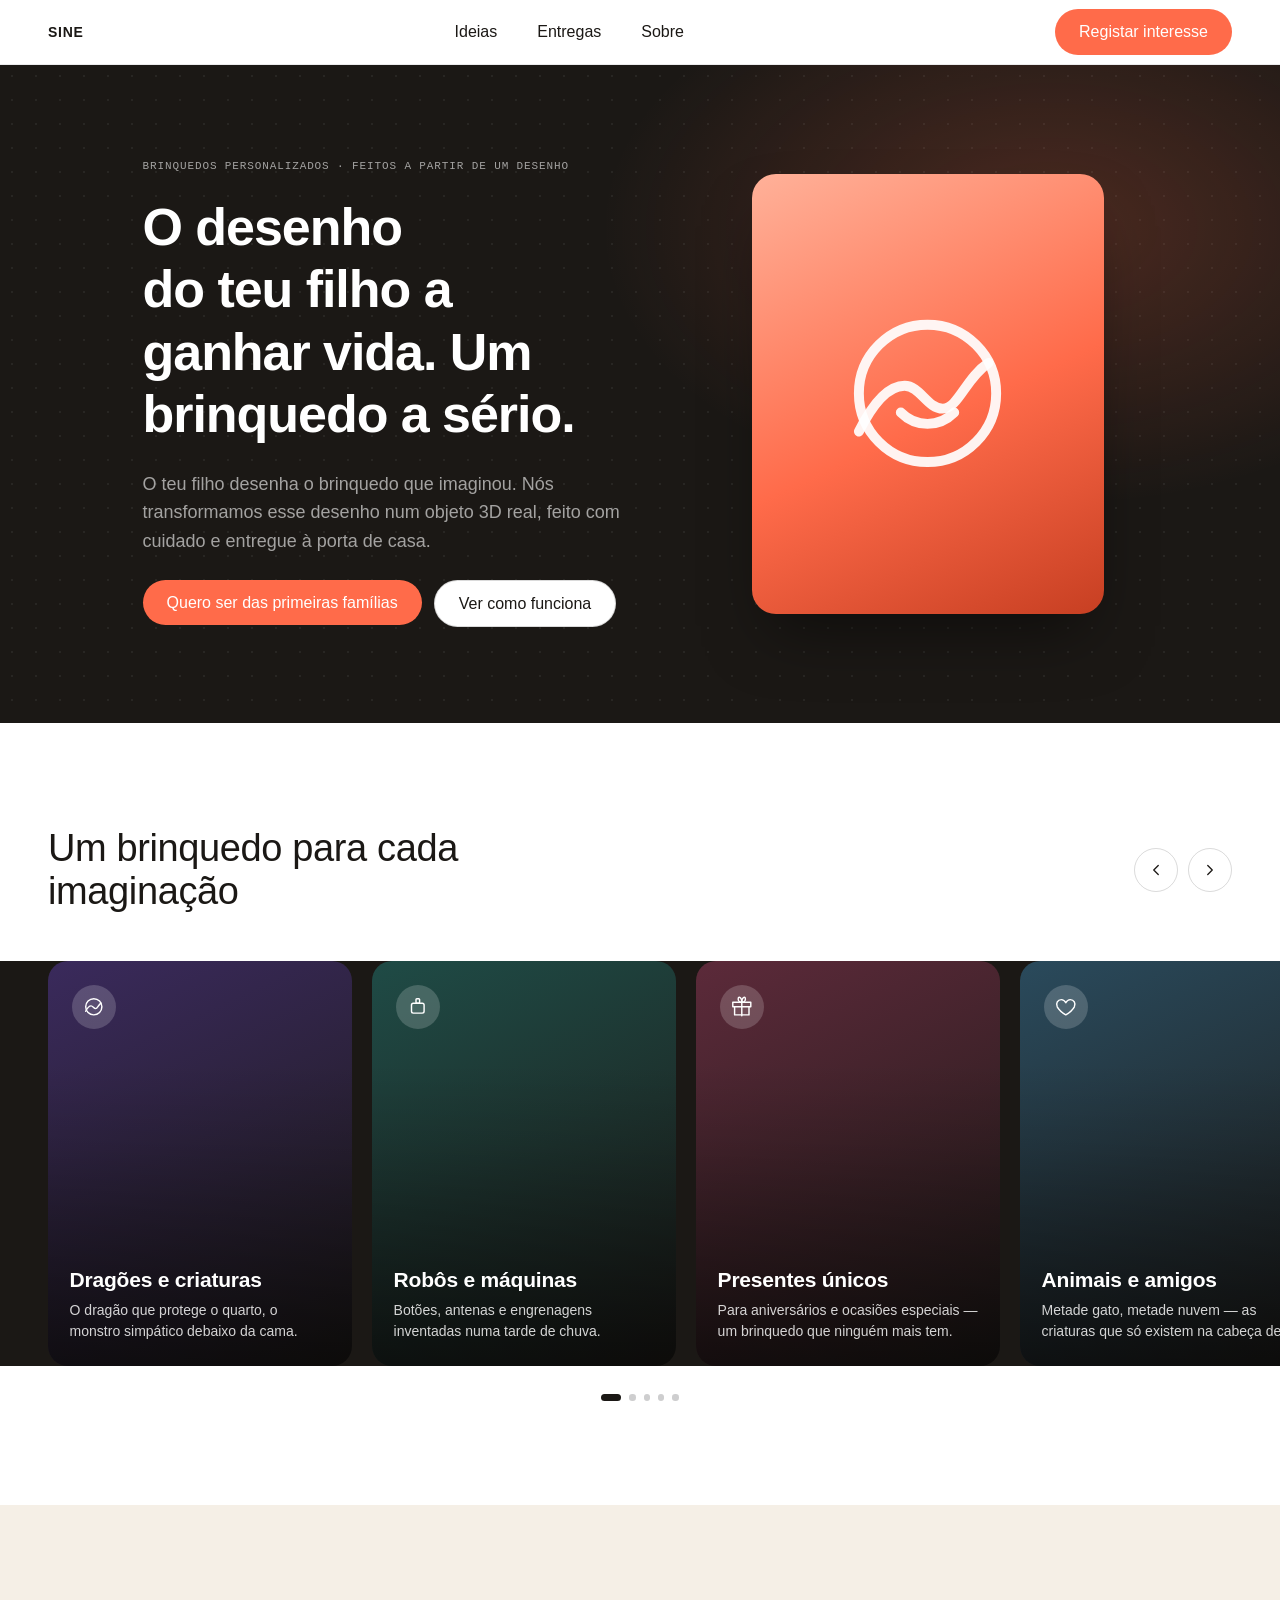
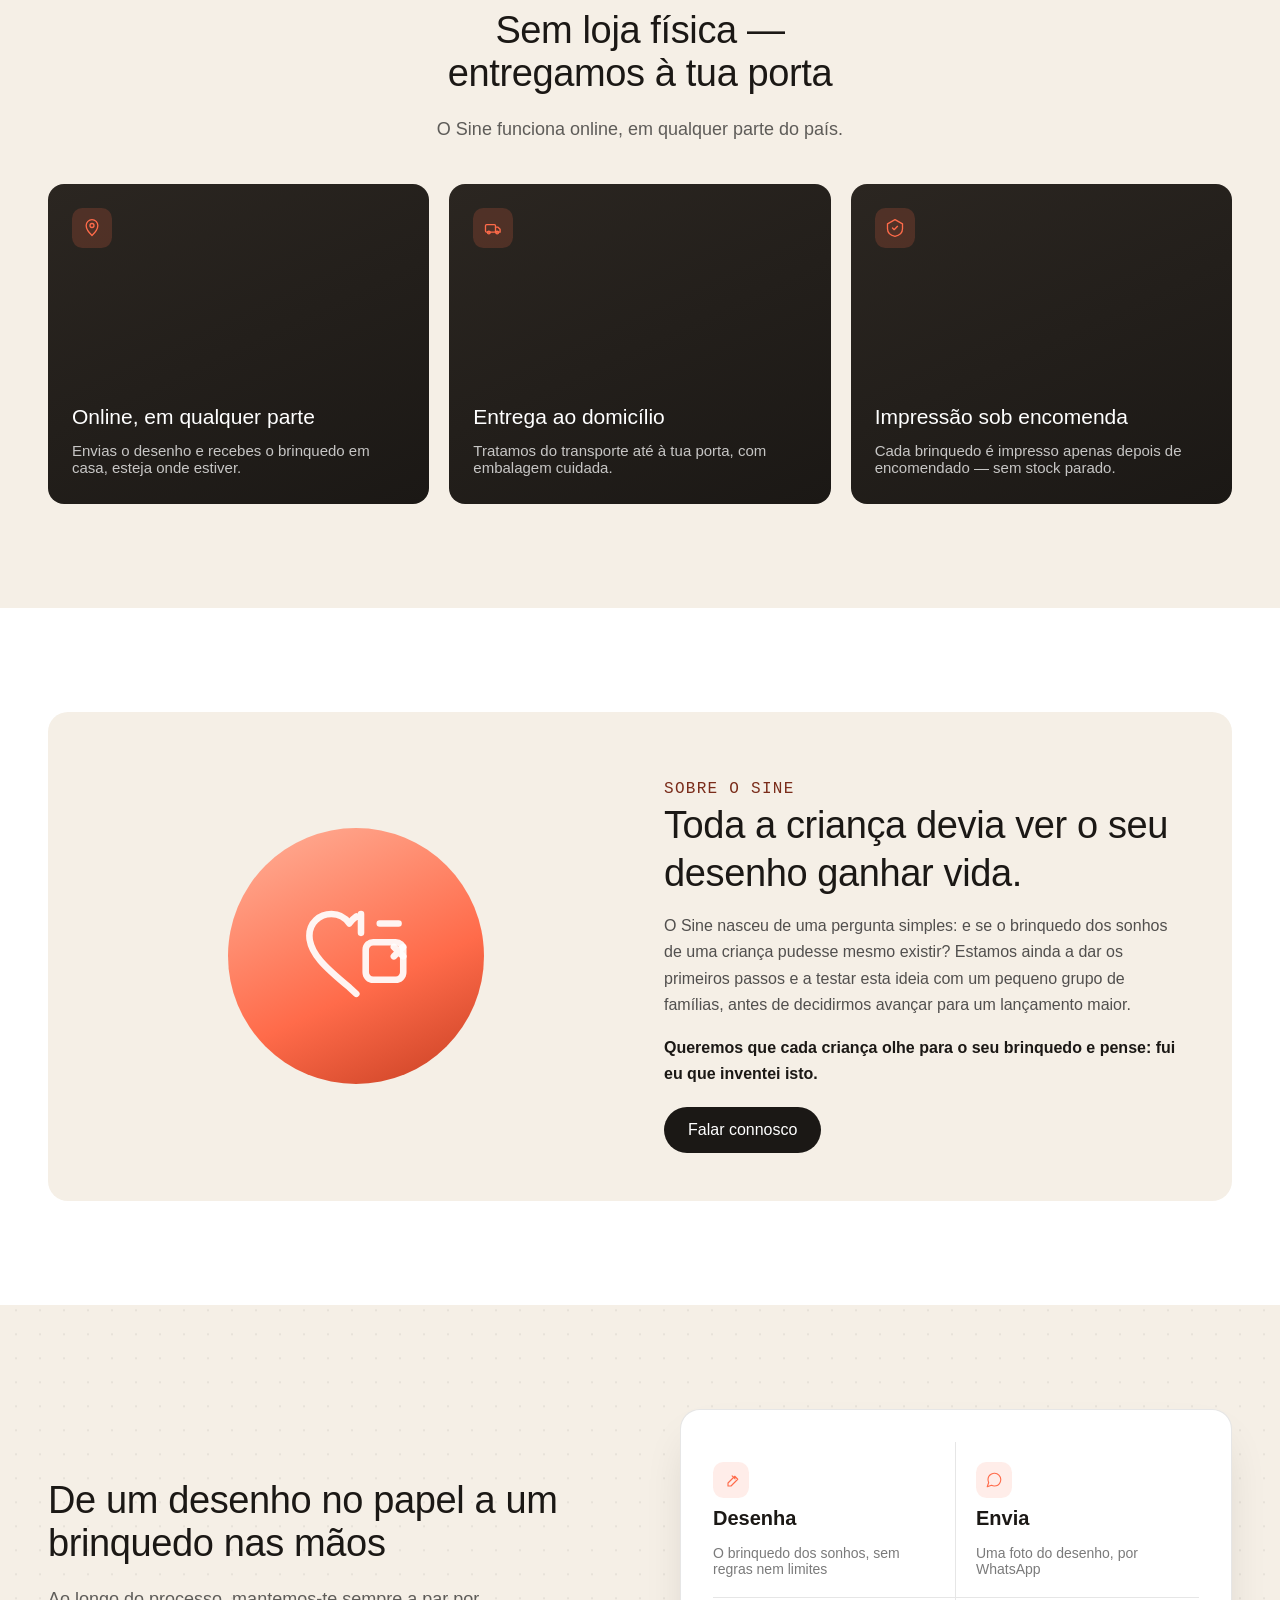
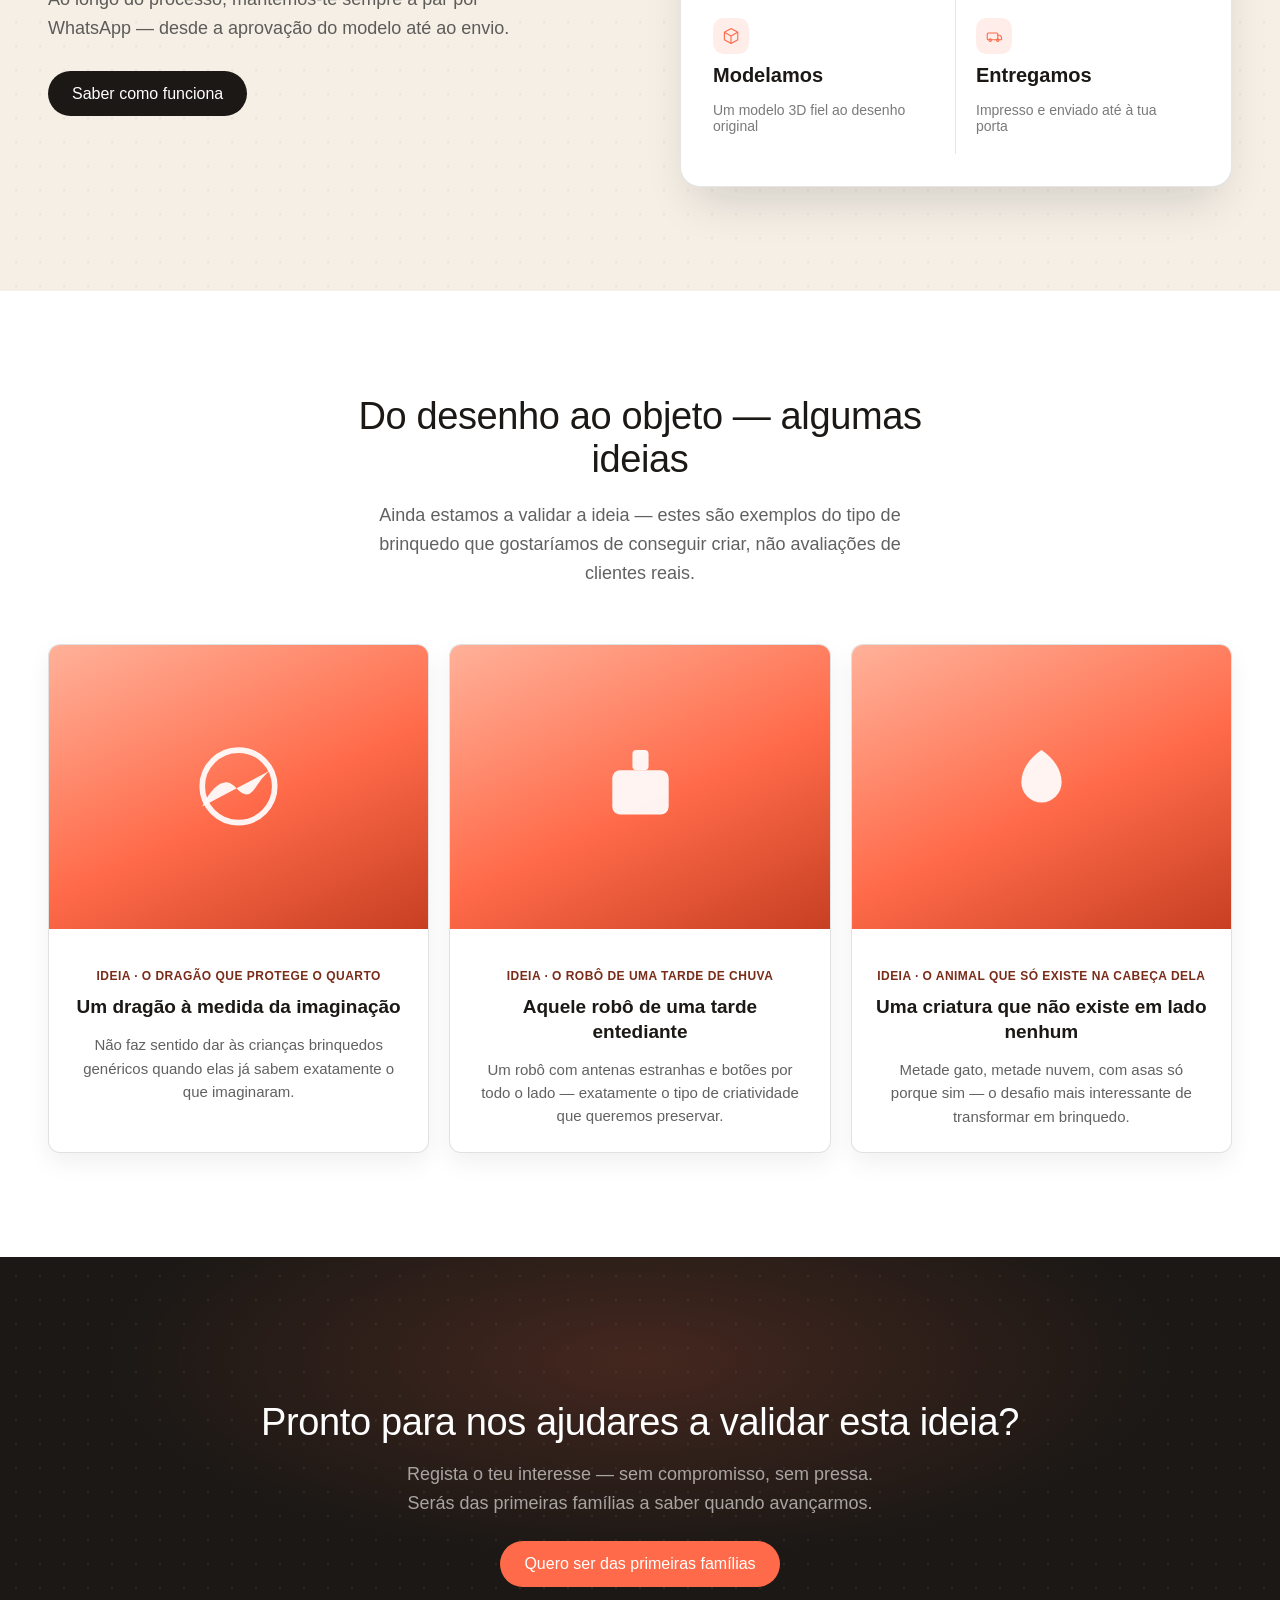
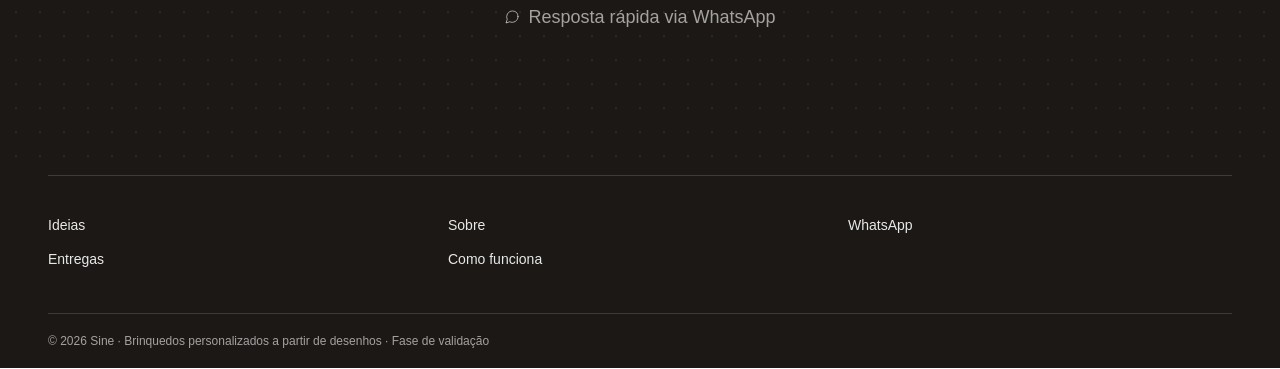
<file: sine/index.html>
<!DOCTYPE html>
<html lang="pt-PT">
<head>
<meta charset="UTF-8">
<meta name="viewport" content="width=device-width, initial-scale=1.0">
<title>Sine | O desenho do teu filho, transformado num brinquedo real</title>
<link rel="icon" href="data:image/svg+xml,%3Csvg xmlns='http://www.w3.org/2000/svg' viewBox='0 0 100 100'%3E%3Crect width='100' height='100' rx='20' fill='%231D1D1D'/%3E%3Ctext x='50' y='68' font-size='58' font-family='Arial,sans-serif' font-weight='700' fill='%23fff' text-anchor='middle'%3ES%3C/text%3E%3C/svg%3E">
<meta name="description" content="O Sine transforma o desenho do teu filho num brinquedo 3D real, impresso e entregue em casa. Ainda em fase de validação — regista o teu interesse.">
<meta name="robots" content="index, follow">
<meta property="og:type" content="website">
<meta property="og:locale" content="pt_PT">
<meta property="og:title" content="Sine | O desenho do teu filho, transformado num brinquedo real">
<meta property="og:description" content="Da imaginação ao objeto: brinquedos 3D personalizados a partir do desenho da tua criança.">
<script type="application/ld+json">
{
  "@context": "https://schema.org",
  "@type": "Service",
  "name": "Sine — Brinquedos personalizados a partir de desenhos",
  "description": "Transformamos o desenho de uma criança num brinquedo 3D real, impresso e entregue em casa.",
  "areaServed": "Portugal",
  "provider": { "@type": "Organization", "name": "Sine" }
}
</script>
<style>
  :root{
    --dark:#1B1815; --primary-1:#211d19; --primary-2:#2b2621;
    --white:#ffffff; --contrast-60:rgba(255,255,255,.6); --contrast-15:rgba(255,255,255,.15);
    --accent:#FF6B4A; --accent-ink:#7a2c1a; --tint:#F5EFE6;
    --ease:cubic-bezier(0.22,1,0.36,1);
    --section-x:1.25rem; --wrap-max:1400px;
  }
  @media (min-width:1024px){ :root{ --section-x:3rem; } }
  *,*::before,*::after{ box-sizing:border-box; }
  html,body{ margin:0; padding:0; background:var(--white); }
  body{ font-family:-apple-system,"Helvetica Neue",Arial,sans-serif; color:var(--dark); }
  a{ color:inherit; text-decoration:none; }
  button{ font:inherit; color:inherit; background:none; border:0; cursor:pointer; }
  .wrap{ max-width:var(--wrap-max); margin:0 auto; padding:0 var(--section-x); }
  .pill{ display:inline-flex; align-items:center; gap:.5rem; font-weight:500; font-size:16px; padding:.85rem 1.5rem; border-radius:999px; background:var(--accent); color:var(--white); transition:background .4s var(--ease); white-space:nowrap; }
  @media (hover:hover){ .pill:hover{ background:#e85a3b; } }
  .pill-dark{ background:var(--dark); color:var(--white); }
  @media (hover:hover){ .pill-dark:hover{ background:#000; } }
  .pill-ghost{ background:var(--white); color:var(--dark); border:1px solid rgba(12,12,13,.15); }
  @media (hover:hover){ .pill-ghost:hover{ background:rgba(12,12,13,.05); } }

  /* NAV — fixed (not sticky) so it's always pinned regardless of mobile
     scroll-restore quirks; see reference notes. */
  .nav{ position:fixed; top:0; left:0; right:0; z-index:40; background:var(--white); color:var(--dark); border-bottom:1px solid rgba(12,12,13,.08); }
  .nav-row{ position:relative; z-index:2; display:flex; align-items:center; justify-content:space-between; height:4rem; gap:.75rem; background:inherit; }
  @media (min-width:1024px){ .nav-row{ display:grid; grid-template-columns:auto 2fr auto; gap:1rem; } }
  .nav-logo{ font-weight:700; font-size:14px; letter-spacing:.05em; text-transform:uppercase; white-space:nowrap; flex:none; }
  .nav-links{ display:none; gap:2.5rem; font-size:16px; font-weight:500; justify-self:center; }
  @media (min-width:1024px){ .nav-links{ display:flex; } }
  .nav-right{ display:flex; align-items:center; gap:.5rem; justify-self:end; flex:none; }
  .nav-right .pill{ font-size:14px; padding:.65rem 1.15rem; }
  @media (min-width:1024px){ .nav-right .pill{ font-size:16px; padding:.85rem 1.5rem; } }

  .nav-toggle{ display:inline-flex; align-items:center; justify-content:center; width:2.5rem; height:2.5rem; border-radius:.6rem; border:none; background:none; color:var(--dark); cursor:pointer; flex:none; }
  @media (min-width:1024px){ .nav-toggle{ display:none; } }
  .nav-toggle svg{ width:20px; height:20px; }
  .nav-toggle .icon-close{ display:none; }
  .nav-toggle.is-open .icon-menu{ display:none; }
  .nav-toggle.is-open .icon-close{ display:block; }
  .mobile-menu{ display:none; position:fixed; inset:0; z-index:1; background:var(--white); flex-direction:column; padding:6rem var(--section-x) 2rem; overflow-y:auto; }
  .mobile-menu.is-open{ display:flex; }
  @media (min-width:1024px){ .mobile-menu{ display:none !important; } }
  .mobile-menu a{ padding:1.15rem .25rem; font-size:20px; font-weight:500; color:var(--dark); border-bottom:1px solid rgba(12,12,13,.08); }
  .mobile-menu a:last-child{ border-bottom:none; }
  body.menu-open{ overflow:hidden; }

  /* HERO — no real product photo yet, so the hero is deliberately
     content-driven height (not a forced 100vh) instead of faking the gap
     a real photo would fill. Swap to a full-bleed photo hero (see
     .hero{min-height} note) once real product photography exists. */
  .hero-wrap{ padding:0; margin-top:4rem; }
  .hero{
    position:relative; overflow:hidden;
    background:var(--dark); color:var(--white);
    display:flex; flex-direction:column; justify-content:center;
    padding:4.5rem 0;
  }
  @media (min-width:1024px){ .hero{ padding:6rem 0; } }
  .hero::before{
    content:''; position:absolute; inset:0; z-index:0; pointer-events:none;
    background-image: radial-gradient(50% 60% at 82% 25%, rgba(255,107,74,.22), transparent 70%),
      radial-gradient(rgba(255,255,255,.06) 1px, transparent 1px);
    background-size: 100% 100%, 24px 24px;
  }
  .hero-body{ position:relative; z-index:1; }
  .hero-layout{ display:grid; grid-template-columns:1fr; gap:2.5rem; align-items:center; }
  @media (min-width:1024px){ .hero-layout{ grid-template-columns:1.1fr .9fr; gap:4rem; } }
  .hero-main{ display:flex; flex-direction:column; align-items:center; gap:1.5rem; max-width:32rem; text-align:center; }
  @media (min-width:1024px){ .hero-main{ align-items:flex-start; text-align:left; } }
  .hero-main h1{ margin:0; font-size:32px; font-weight:600; letter-spacing:-.02em; line-height:1.2; text-wrap:balance; }
  @media (min-width:768px){ .hero-main h1{ font-size:52px; } }
  .hero-main p.lede{ margin:0; font-size:18px; line-height:1.6; color:var(--contrast-60); max-width:34rem; }
  .hero-actions{ display:flex; flex-wrap:wrap; gap:.75rem; justify-content:center; }
  @media (min-width:1024px){ .hero-actions{ justify-content:flex-start; } }
  /* Illustration panel stands in for a real product photo — a contained,
     intentional graphic (not stretched to fake viewport height). */
  .hero-art{ display:flex; align-items:center; justify-content:center; }
  .hero-art-card{
    position:relative; width:100%; max-width:22rem; aspect-ratio:4/5;
    border-radius:1.5rem; overflow:hidden;
    background:linear-gradient(155deg, #ffb199 0%, #ff6b4a 55%, #c73f22 100%);
    display:flex; align-items:center; justify-content:center;
    box-shadow:0 32px 64px -20px rgba(0,0,0,.5);
  }
  .hero-art-card svg{ width:52%; height:52%; color:rgba(255,255,255,.92); }

  .hero-main .eyebrow, .hero-main h1, .hero-main p.lede, .hero-main .hero-actions{
    opacity:0; transform:translateY(16px);
    transition:opacity .6s var(--ease), transform .9s var(--ease);
  }
  .hero-main .eyebrow{ margin:0; transition-delay:0ms; }
  .hero-main h1{ transition-delay:150ms; }
  .hero-main p.lede{ transition-delay:220ms; }
  .hero-main .hero-actions{ transition-delay:300ms; }
  .hero.is-revealed .hero-main .eyebrow,
  .hero.is-revealed .hero-main h1,
  .hero.is-revealed .hero-main p.lede,
  .hero.is-revealed .hero-main .hero-actions{ opacity:1; transform:translateY(0); }
  @media (prefers-reduced-motion: reduce){
    .hero-main .eyebrow, .hero-main h1, .hero-main p.lede, .hero-main .hero-actions{ transition:none !important; opacity:1 !important; transform:none !important; }
  }

  /* SECTION HEADER */
  .sec{ padding:3.5rem 0; scroll-margin-top:4rem; }
  @media (min-width:1024px){ .sec{ padding:6.5rem 0; } }
  .sec.dark{ background:var(--dark); color:var(--white); }
  .sec.tint{ background:var(--tint); }
  .sec-head{ display:flex; align-items:flex-end; justify-content:space-between; gap:1rem; margin-bottom:1.5rem; }
  @media (min-width:1024px){ .sec-head{ margin-bottom:2.5rem; } }
  .sec-head h2{ margin:0; font-size:26px; font-weight:500; letter-spacing:-.01em; max-width:22ch; }
  @media (min-width:768px){ .sec-head h2{ font-size:38px; } }
  .sec-head p{ margin:1.25rem 0 0; font-size:18px; line-height:1.6; color:rgba(12,12,13,.65); max-width:34rem; }
  .sec.dark .sec-head p{ color:var(--contrast-60); }
  .sec-head.centered{ flex-direction:column; align-items:center; text-align:center; max-width:38rem; margin-left:auto; margin-right:auto; }
  .sec-head.centered p{ margin-left:auto; margin-right:auto; }
  .eyebrow{ font-family:ui-monospace,monospace; font-size:11px; text-transform:uppercase; letter-spacing:.08em; color:var(--contrast-60); margin:0 0 1rem; }
  .sec:not(.dark) .eyebrow{ color:var(--accent-ink); }

  /* IDEIAS — horizontal snap-scroll card carousel (technique from the
     reference site's Objetivos carousel), colour+icon cards instead of
     photo cards since no real product photography exists yet. */
  #ideias .sec-head{ align-items:center; }
  .ideias-nav{ display:none; gap:.6rem; flex:none; }
  @media (min-width:640px){ .ideias-nav{ display:flex; } }
  .ideias-arrow{ display:flex; align-items:center; justify-content:center; width:2.75rem; height:2.75rem; border-radius:50%; border:1px solid rgba(12,12,13,.15); color:var(--dark); transition:background .3s var(--ease), border-color .3s var(--ease); }
  .ideias-arrow svg{ width:18px; height:18px; }
  @media (hover:hover){ .ideias-arrow:hover{ background:rgba(12,12,13,.05); border-color:rgba(12,12,13,.3); } }
  .ideias-cards-outer{ margin-top:2.5rem; width:100%; overflow-x:auto; overflow-y:hidden; -webkit-overflow-scrolling:touch; scrollbar-width:none; touch-action:pan-x; overscroll-behavior-x:contain; }
  .ideias-cards-outer::-webkit-scrollbar{ display:none; }
  @media (min-width:1024px){ .ideias-cards-outer{ margin-top:3rem; } }
  .ideias-cards{ display:flex; gap:1.25rem; scroll-snap-type:x mandatory; padding-left:calc(max(0px, (100vw - var(--wrap-max)) / 2) + var(--section-x)); padding-right:var(--section-x); width:max-content; }
  .ideia-card{ position:relative; flex:0 0 auto; width:15.5rem; aspect-ratio:3/4; scroll-snap-align:start; border-radius:1.25rem; overflow:hidden; color:var(--white); display:flex; align-items:flex-end; }
  @media (min-width:640px){ .ideia-card{ width:19rem; } }
  .ideia-card-icon{ position:absolute; top:1.5rem; left:1.5rem; z-index:1; width:2.75rem; height:2.75rem; border-radius:50%; background:rgba(255,255,255,.18); display:flex; align-items:center; justify-content:center; }
  .ideia-card-icon svg{ width:1.35rem; height:1.35rem; }
  .ideia-card::after{ content:''; position:absolute; inset:0; z-index:0; background:linear-gradient(to top, rgba(0,0,0,.55) 0%, rgba(0,0,0,.1) 55%, rgba(0,0,0,0) 75%); }
  .ideia-card-body{ position:relative; z-index:1; padding:1.5rem 1.35rem; }
  .ideia-card-body h3{ margin:0 0 .5rem; font-size:21px; font-weight:600; letter-spacing:-.01em; }
  .ideia-card-body p{ margin:0; font-size:14px; line-height:1.5; color:rgba(255,255,255,.82); }
  .ideias-dots{ display:flex; justify-content:center; gap:.5rem; margin-top:1.75rem; }
  .ideia-dot{ width:.4rem; height:.4rem; border-radius:50%; background:rgba(12,12,13,.2); transition:background .3s var(--ease), width .3s var(--ease); }
  .ideia-dot.is-active{ background:var(--dark); width:1.25rem; border-radius:999px; }

  /* ENTREGAS — 3-card grid, same full-bleed-tile technique as the
     reference's location cards, icon-on-tint instead of a location photo. */
  .entregas-cards{ display:grid; grid-template-columns:1fr; gap:1.25rem; }
  @media (min-width:640px){ .entregas-cards{ grid-template-columns:repeat(3,1fr); } }
  .entrega-card{ position:relative; display:flex; flex-direction:column; justify-content:flex-end; gap:.4rem; border-radius:1rem; padding:1.75rem 1.5rem; aspect-ratio:4/3.2; color:var(--white); background:linear-gradient(155deg,#2b2621 0%, #1B1815 100%); transition:transform .4s var(--ease); }
  @media (min-width:1024px){ .entrega-card{ aspect-ratio:auto; min-height:20rem; } }
  @media (hover:hover){ .entrega-card:hover{ transform:translateY(-4px); } }
  .entrega-card-icon{ position:absolute; top:1.5rem; left:1.5rem; width:2.5rem; height:2.5rem; border-radius:.65rem; background:rgba(255,107,74,.18); display:flex; align-items:center; justify-content:center; }
  .entrega-card-icon svg{ width:1.25rem; height:1.25rem; color:var(--accent); }
  .entrega-card h3{ margin:0 0 .4rem; font-size:21px; font-weight:500; }
  .entrega-card p{ margin:0; font-size:15px; color:rgba(255,255,255,.75); }

  /* SOBRE — two-column text+illustration teaser, standing in for the
     reference's photo+dark-panel card since there's no founder photo. */
  .sobre-card{ display:grid; grid-template-columns:1fr; gap:2rem; align-items:center; border-radius:1.25rem; background:var(--tint); padding:2rem; }
  @media (min-width:1024px){ .sobre-card{ grid-template-columns:1fr 1fr; padding:3rem; gap:3rem; } }
  .sobre-art{ display:flex; align-items:center; justify-content:center; }
  .sobre-art-shape{ width:100%; max-width:16rem; aspect-ratio:1; border-radius:50%; background:linear-gradient(155deg,#ffb199 0%, #ff6b4a 60%, #c73f22 100%); display:flex; align-items:center; justify-content:center; }
  .sobre-art-shape svg{ width:44%; height:44%; color:rgba(255,255,255,.92); }
  .sobre-text h2{ margin:0; font-size:28px; font-weight:500; letter-spacing:-.01em; line-height:1.25; }
  @media (min-width:768px){ .sobre-text h2{ font-size:38px; } }
  .sobre-text p{ margin:1rem 0 0; font-size:16px; line-height:1.65; color:rgba(12,12,13,.7); }
  .sobre-text p strong{ color:var(--dark); font-weight:600; }
  .sobre-cta{ margin-top:1.25rem; }

  /* PROCESSO — bordered white card + icon grid (reference's "metrics"
     pattern), light tint background. */
  .sec.processo{ position:relative; overflow:hidden; background:var(--tint); color:var(--dark); }
  .sec.processo::before{ content:''; position:absolute; inset:0; z-index:0; pointer-events:none; background-image: radial-gradient(rgba(12,12,13,.06) 1px, transparent 1px); background-size: 24px 24px; background-position: center; }
  .processo-layout{ position:relative; z-index:1; display:grid; grid-template-columns:1fr; gap:2.5rem; align-items:center; }
  @media (min-width:1024px){ .processo-layout{ grid-template-columns:1fr 1fr; gap:5rem; } }
  .processo-intro h2{ margin:0; font-size:26px; font-weight:500; letter-spacing:-.01em; }
  @media (min-width:768px){ .processo-intro h2{ font-size:38px; } }
  .processo-intro p{ margin:1.25rem 0 0; font-size:18px; line-height:1.6; color:rgba(12,12,13,.65); max-width:32rem; }
  .processo-intro .pill{ margin-top:1.75rem; }
  .processo-card{ background:var(--white); color:var(--dark); border:1px solid rgba(12,12,13,.1); border-radius:1rem; padding:1.25rem; box-shadow:0 24px 48px -14px rgba(12,12,13,.16); }
  @media (min-width:640px){ .processo-card{ border-radius:1.25rem; padding:2rem; } }
  .processo-grid{ display:grid; grid-template-columns:1fr 1fr; }
  .processo-item{ display:flex; flex-direction:column; gap:.4rem; padding:.85rem .85rem .85rem 0; }
  @media (min-width:640px){ .processo-item{ gap:.6rem; padding:1.25rem 1.25rem 1.25rem 0; } }
  .processo-item:nth-child(odd){ border-right:1px solid rgba(12,12,13,.1); padding-right:.85rem; }
  @media (min-width:640px){ .processo-item:nth-child(odd){ padding-right:1.25rem; } }
  .processo-item:nth-child(even){ padding-left:.85rem; }
  @media (min-width:640px){ .processo-item:nth-child(even){ padding-left:1.25rem; } }
  .processo-item:nth-child(n+3){ border-top:1px solid rgba(12,12,13,.1); padding-top:.85rem; }
  @media (min-width:640px){ .processo-item:nth-child(n+3){ padding-top:1.25rem; } }
  .processo-icon{ display:flex; align-items:center; justify-content:center; width:1.75rem; height:1.75rem; border-radius:.5rem; background:rgba(255,107,74,.12); opacity:0; transform:scale(.5); transition:opacity .5s var(--ease), transform .5s var(--ease); }
  .processo-card.is-in .processo-icon{ opacity:1; transform:scale(1); }
  .processo-card.is-in .processo-item:nth-child(2) .processo-icon{ transition-delay:80ms; }
  .processo-card.is-in .processo-item:nth-child(3) .processo-icon{ transition-delay:160ms; }
  .processo-card.is-in .processo-item:nth-child(4) .processo-icon{ transition-delay:240ms; }
  @media (prefers-reduced-motion: reduce){ .processo-icon{ transition:none !important; opacity:1 !important; transform:none !important; } }
  @media (min-width:640px){ .processo-icon{ width:2.25rem; height:2.25rem; border-radius:.65rem; } }
  .processo-icon svg{ width:14px; height:14px; color:var(--accent); }
  @media (min-width:640px){ .processo-icon svg{ width:18px; height:18px; } }
  .processo-item h3{ margin:0; font-size:16px; font-weight:600; }
  @media (min-width:640px){ .processo-item h3{ font-size:20px; } }
  .processo-item p{ margin:.35rem 0 0; font-size:14px; color:rgba(12,12,13,.55); }

  /* INSPIRAÇÃO — concept/idea cards, deliberately NOT framed as real
     customer testimonials (no real customers yet — see README). */
  .insp-intro{ display:flex; flex-direction:column; align-items:center; text-align:center; max-width:36rem; margin:0 auto; }
  .insp-intro h2{ margin:0; font-size:26px; font-weight:500; letter-spacing:-.01em; }
  @media (min-width:768px){ .insp-intro h2{ font-size:38px; } }
  .insp-intro p{ margin:1.25rem 0 0; font-size:18px; line-height:1.6; color:rgba(12,12,13,.65); }
  .insp-grid{ display:grid; grid-template-columns:1fr; gap:1.25rem; margin-top:3.5rem; }
  @media (min-width:640px){ .insp-grid{ grid-template-columns:repeat(3,1fr); } }
  .insp-card{ position:relative; text-align:center; background:var(--white); border:1px solid rgba(12,12,13,.12); border-radius:.75rem; box-shadow:0 10px 24px rgba(12,12,13,.06); overflow:hidden; padding:0; }
  .insp-card-art{ display:flex; align-items:center; justify-content:center; width:100%; aspect-ratio:4/3; background:linear-gradient(155deg,#ffb199 0%, #ff6b4a 55%, #c73f22 100%); }
  .insp-card-art svg{ width:34%; height:34%; color:rgba(255,255,255,.92); }
  .insp-card-body{ padding:1.75rem 1.5rem 1.5rem; }
  .insp-card-tag{ font-size:12px; font-weight:600; letter-spacing:.04em; text-transform:uppercase; color:var(--accent-ink); }
  .insp-card-highlight{ margin:.6rem 0 0; font-size:19px; font-weight:700; line-height:1.3; color:var(--dark); }
  .insp-card-quote{ margin:.85rem 0 0; font-size:15px; line-height:1.55; color:rgba(12,12,13,.65); }

  /* FINAL CTA */
  #comecar{ position:relative; overflow:hidden; }
  #comecar::before{ content:''; position:absolute; inset:0; z-index:0; pointer-events:none; background-image: radial-gradient(60% 55% at 50% 20%, rgba(255,107,74,.18), transparent 70%), radial-gradient(rgba(255,255,255,.07) 1px, transparent 1px); background-size: 100% 100%, 24px 24px; background-position: center, center; }
  .cta-final{ position:relative; z-index:1; display:flex; flex-direction:column; align-items:center; gap:1rem; text-align:center; padding:2.5rem 0; }
  .cta-final h2{ margin:0; font-size:26px; font-weight:500; letter-spacing:-.01em; }
  @media (min-width:768px){ .cta-final h2{ font-size:38px; } }
  .cta-final p{ margin:0; font-size:18px; line-height:1.6; color:var(--contrast-60); max-width:32rem; }
  .cta-final .pill{ margin-top:.5rem; }
  .cta-final-note{ display:flex; align-items:center; gap:.5rem; margin-top:.25rem; font-size:13px; color:var(--contrast-60); }
  .cta-final-note svg{ width:16px; height:16px; flex:none; color:var(--contrast-60); }

  /* FOOTER */
  .footer{ background:var(--dark); color:var(--white); }
  .footer-links{ column-count:2; column-gap:1rem; list-style:none; margin:0; padding:2.5rem 0; border-top:1px solid var(--contrast-15); }
  @media (min-width:768px){ .footer-links{ column-count:3; } }
  .footer-links li{ break-inside:avoid; margin-bottom:1rem; }
  .footer-links a{ font-weight:500; font-size:14px; opacity:.9; }
  .footer-links a:hover{ opacity:.5; }
  .footer-bottom{ border-top:1px solid var(--contrast-15); padding:1.25rem 0; font-size:12px; color:var(--contrast-60); }

  .nav.is-scrolled{ box-shadow:0 1px 0 rgba(12,12,13,.08); }

  .reveal{ opacity:0; transform:translateY(20px); transition:opacity .6s var(--ease), transform .9s var(--ease); }
  .reveal.is-in{ opacity:1; transform:translateY(0); }
  .ideias-cards .reveal:nth-child(2){ transition-delay:80ms; }
  .ideias-cards .reveal:nth-child(3){ transition-delay:160ms; }
  .ideias-cards .reveal:nth-child(4){ transition-delay:240ms; }
  .ideias-cards .reveal:nth-child(5){ transition-delay:320ms; }
  .entregas-cards .reveal:nth-child(2){ transition-delay:80ms; }
  .entregas-cards .reveal:nth-child(3){ transition-delay:160ms; }
  .insp-grid .reveal:nth-child(2){ transition-delay:80ms; }
  .insp-grid .reveal:nth-child(3){ transition-delay:160ms; }
  .processo-layout .reveal:nth-child(2){ transition-delay:120ms; }
  @media (prefers-reduced-motion: reduce){ .reveal{ transition:none !important; opacity:1 !important; transform:none !important; } }
</style>
</head>
<body>

<!--
  ============================================================
  CONTENT NOTE:
  - This is a PRE-LAUNCH / "fake door" validation site (see README.md at
    sine/README.md), built from the "Business Briefing" doc: a child draws
    a toy, it's 3D-modelled and printed, and delivered home. Pricing and
    launch timing are NOT decided — copy is intentionally framed as
    "em validação" rather than inventing real numbers.
  - No real customers exist yet, so #inspiracao does NOT use fake
    testimonials attributed to invented people — it shows concept
    "inspiration" cards instead.
  - No real product photography exists yet, so the hero/cards use
    illustrative CSS+SVG panels instead of photos (see the CSS comment
    above .hero and `references/replicating-a-reference.md`'s note on
    hero patterns without a real photo — height is content-driven here,
    not a faked full-viewport photo hero).
  - WhatsApp number is a placeholder: search this file for 351900000000.
  ============================================================
-->

<header class="nav">
  <div class="wrap nav-row">
    <a class="nav-logo" href="#">Sine</a>
    <nav class="nav-links">
      <a href="#ideias">Ideias</a><a href="#entregas">Entregas</a><a href="#sobre">Sobre</a>
    </nav>
    <div class="nav-right">
      <a href="https://wa.me/351900000000?text=Ol%C3%A1%2C%20gostava%20de%20ser%20das%20primeiras%20fam%C3%ADlias%20a%20experimentar%20o%20Sine." target="_blank" rel="noopener"><span class="pill">Registar interesse</span></a>
      <button class="nav-toggle" id="navToggle" aria-label="Abrir menu" aria-expanded="false" aria-controls="mobileMenu">
        <svg class="icon-menu" viewBox="0 0 24 24" fill="none" stroke="currentColor" stroke-width="1.8" stroke-linecap="round"><line x1="3" y1="6" x2="21" y2="6"/><line x1="3" y1="12" x2="21" y2="12"/><line x1="3" y1="18" x2="21" y2="18"/></svg>
        <svg class="icon-close" viewBox="0 0 24 24" fill="none" stroke="currentColor" stroke-width="1.8" stroke-linecap="round"><line x1="5" y1="5" x2="19" y2="19"/><line x1="19" y1="5" x2="5" y2="19"/></svg>
      </button>
    </div>
  </div>
  <nav class="mobile-menu" id="mobileMenu">
    <a href="#ideias">Ideias</a>
    <a href="#entregas">Entregas</a>
    <a href="#sobre">Sobre</a>
  </nav>
</header>

<div class="hero-wrap">
  <section class="hero">
    <div class="wrap hero-body">
      <div class="hero-layout">
        <div class="hero-main">
          <p class="eyebrow">Brinquedos personalizados · Feitos a partir de um desenho</p>
          <h1>O desenho do teu filho a ganhar vida. Um brinquedo a sério.</h1>
          <p class="lede">O teu filho desenha o brinquedo que imaginou. Nós transformamos esse desenho num objeto 3D real, feito com cuidado e entregue à porta de casa.</p>
          <div class="hero-actions">
            <a href="https://wa.me/351900000000?text=Ol%C3%A1%2C%20gostava%20de%20ser%20das%20primeiras%20fam%C3%ADlias%20a%20experimentar%20o%20Sine." target="_blank" rel="noopener"><span class="pill">Quero ser das primeiras famílias</span></a>
            <a href="#ideias"><span class="pill pill-ghost">Ver como funciona</span></a>
          </div>
        </div>
        <div class="hero-art">
          <div class="hero-art-card" role="img" aria-label="Ilustração de um desenho a transformar-se num brinquedo 3D">
            <svg viewBox="0 0 24 24" fill="none" stroke="currentColor" stroke-width="1.3" stroke-linecap="round" stroke-linejoin="round"><path d="M3 17c2-4 4-6 6-6s3 3 5 3 3-4 6-6"/><circle cx="12" cy="12" r="9"/><path d="M8.5 14.5c1 1 2.2 1.5 3.5 1.5s2.5-.5 3.5-1.5"/></svg>
          </div>
        </div>
      </div>
    </div>
  </section>
</div>

<section class="sec" id="ideias">
  <div class="wrap">
    <div class="sec-head reveal">
      <h2>Um brinquedo para cada imaginação</h2>
      <div class="ideias-nav">
        <button class="ideias-arrow" id="ideiasPrev" aria-label="Anterior">
          <svg viewBox="0 0 24 24" fill="none" stroke="currentColor" stroke-width="1.75" stroke-linecap="round" stroke-linejoin="round"><path d="M15 18l-6-6 6-6"/></svg>
        </button>
        <button class="ideias-arrow" id="ideiasNext" aria-label="Seguinte">
          <svg viewBox="0 0 24 24" fill="none" stroke="currentColor" stroke-width="1.75" stroke-linecap="round" stroke-linejoin="round"><path d="M9 18l6-6-6-6"/></svg>
        </button>
      </div>
    </div>
  </div>
  <div class="ideias-cards-outer">
    <div class="ideias-cards" id="ideiasCards" style="background:var(--dark)">
      <div class="ideia-card reveal" style="background:linear-gradient(155deg,#3a2a5c,#1B1815)">
        <span class="ideia-card-icon"><svg viewBox="0 0 24 24" fill="none" stroke="currentColor" stroke-width="1.6" stroke-linecap="round" stroke-linejoin="round"><path d="M3 17c2-4 4-6 6-6s3 3 5 3 3-4 6-6"/><circle cx="12" cy="12" r="9" fill="none"/></svg></span>
        <div class="ideia-card-body"><h3>Dragões e criaturas</h3><p>O dragão que protege o quarto, o monstro simpático debaixo da cama.</p></div>
      </div>
      <div class="ideia-card reveal" style="background:linear-gradient(155deg,#1f4b46,#1B1815)">
        <span class="ideia-card-icon"><svg viewBox="0 0 24 24" fill="none" stroke="currentColor" stroke-width="1.6" stroke-linecap="round" stroke-linejoin="round"><rect x="5" y="8" width="14" height="11" rx="2"/><rect x="10" y="3" width="4" height="5" rx="1"/></svg></span>
        <div class="ideia-card-body"><h3>Robôs e máquinas</h3><p>Botões, antenas e engrenagens inventadas numa tarde de chuva.</p></div>
      </div>
      <div class="ideia-card reveal" style="background:linear-gradient(155deg,#5c2a3a,#1B1815)">
        <span class="ideia-card-icon"><svg viewBox="0 0 24 24" fill="none" stroke="currentColor" stroke-width="1.6" stroke-linecap="round" stroke-linejoin="round"><path d="M20 12v9H4v-9"/><path d="M2 7h20v5H2z"/><path d="M12 22V7"/><path d="M12 7c-2 0-4-1.5-4-3.5S9 1 10.5 2 12 5 12 7Z"/><path d="M12 7c2 0 4-1.5 4-3.5S15 1 13.5 2 12 5 12 7Z"/></svg></span>
        <div class="ideia-card-body"><h3>Presentes únicos</h3><p>Para aniversários e ocasiões especiais — um brinquedo que ninguém mais tem.</p></div>
      </div>
      <div class="ideia-card reveal" style="background:linear-gradient(155deg,#2a4a5c,#1B1815)">
        <span class="ideia-card-icon"><svg viewBox="0 0 24 24" fill="none" stroke="currentColor" stroke-width="1.6" stroke-linecap="round" stroke-linejoin="round"><path d="M12 21s-7-4.35-9.5-9C.6 8.1 3 4 7 4c2 0 4 1.5 5 3.5C13 5.5 15 4 17 4c4 0 6.4 4.1 4.5 8-2.5 4.65-9.5 9-9.5 9Z"/></svg></span>
        <div class="ideia-card-body"><h3>Animais e amigos</h3><p>Metade gato, metade nuvem — as criaturas que só existem na cabeça dela.</p></div>
      </div>
      <div class="ideia-card reveal" style="background:linear-gradient(155deg,#5c4a2a,#1B1815)">
        <span class="ideia-card-icon"><svg viewBox="0 0 24 24" fill="none" stroke="currentColor" stroke-width="1.6" stroke-linecap="round" stroke-linejoin="round"><rect x="3" y="3" width="8" height="8" rx="1.5"/><rect x="13" y="3" width="8" height="8" rx="1.5"/><rect x="3" y="13" width="8" height="8" rx="1.5"/><rect x="13" y="13" width="8" height="8" rx="1.5"/></svg></span>
        <div class="ideia-card-body"><h3>Irmãos e amigos</h3><p>Cada criança com o seu próprio brinquedo, desenhado por ela.</p></div>
      </div>
    </div>
  </div>
  <div class="wrap">
    <div class="ideias-dots" id="ideiasDots">
      <span class="ideia-dot is-active"></span><span class="ideia-dot"></span><span class="ideia-dot"></span><span class="ideia-dot"></span><span class="ideia-dot"></span>
    </div>
  </div>
</section>

<section class="sec tint" id="entregas">
  <div class="wrap">
    <div class="sec-head centered reveal">
      <div>
        <h2>Sem loja física — entregamos à tua porta</h2>
        <p>O Sine funciona online, em qualquer parte do país.</p>
      </div>
    </div>
    <div class="entregas-cards">
      <div class="entrega-card reveal">
        <span class="entrega-card-icon"><svg viewBox="0 0 24 24" fill="none" stroke="currentColor" stroke-width="1.6" stroke-linecap="round" stroke-linejoin="round"><path d="M12 21s7-6.6 7-12a7 7 0 1 0-14 0c0 5.4 7 12 7 12Z"/><circle cx="12" cy="9" r="2.4"/></svg></span>
        <h3>Online, em qualquer parte</h3>
        <p>Envias o desenho e recebes o brinquedo em casa, esteja onde estiver.</p>
      </div>
      <div class="entrega-card reveal">
        <span class="entrega-card-icon"><svg viewBox="0 0 24 24" fill="none" stroke="currentColor" stroke-width="1.6" stroke-linecap="round" stroke-linejoin="round"><rect x="3" y="8" width="12" height="9" rx="1.4"/><path d="M15 11h3l2.5 2.5V17H15"/><circle cx="7" cy="17.5" r="1.6"/><circle cx="17" cy="17.5" r="1.6"/></svg></span>
        <h3>Entrega ao domicílio</h3>
        <p>Tratamos do transporte até à tua porta, com embalagem cuidada.</p>
      </div>
      <div class="entrega-card reveal">
        <span class="entrega-card-icon"><svg viewBox="0 0 24 24" fill="none" stroke="currentColor" stroke-width="1.6" stroke-linecap="round" stroke-linejoin="round"><path d="M12 2 3 7v6c0 5 4 8 9 9 5-1 9-4 9-9V7Z"/><path d="M9 12l2 2 4-4"/></svg></span>
        <h3>Impressão sob encomenda</h3>
        <p>Cada brinquedo é impresso apenas depois de encomendado — sem stock parado.</p>
      </div>
    </div>
  </div>
</section>

<section class="sec" id="sobre">
  <div class="wrap">
    <div class="sobre-card reveal">
      <div class="sobre-art">
        <div class="sobre-art-shape">
          <svg viewBox="0 0 24 24" fill="none" stroke="currentColor" stroke-width="1.4" stroke-linecap="round" stroke-linejoin="round"><path d="M12 20l-1.5-1.4C5.4 14.4 2 11.3 2 7.6 2 4.9 4.1 3 6.7 3 8.2 3 9.6 3.7 10.5 5c.4-.6.9-1.1 1.5-1.5M22 12l-2-2M20 12l2-2M13 3v4M17 5h4"/><rect x="14" y="9" width="8" height="8" rx="1.6"/></svg>
        </div>
      </div>
      <div class="sobre-text">
        <p class="eyebrow">Sobre o Sine</p>
        <h2>Toda a criança devia ver o seu desenho ganhar vida.</h2>
        <p>O Sine nasceu de uma pergunta simples: e se o brinquedo dos sonhos de uma criança pudesse mesmo existir? Estamos ainda a dar os primeiros passos e a testar esta ideia com um pequeno grupo de famílias, antes de decidirmos avançar para um lançamento maior.</p>
        <p><strong>Queremos que cada criança olhe para o seu brinquedo e pense: fui eu que inventei isto.</strong></p>
        <div class="sobre-cta"><a href="https://wa.me/351900000000?text=Ol%C3%A1%2C%20gostava%20de%20saber%20mais%20sobre%20o%20Sine." target="_blank" rel="noopener"><span class="pill pill-dark">Falar connosco</span></a></div>
      </div>
    </div>
  </div>
</section>

<section class="sec processo" id="processo">
  <div class="wrap">
    <div class="processo-layout">
      <div class="processo-intro reveal">
        <h2>De um desenho no papel a um brinquedo nas mãos</h2>
        <p>Ao longo do processo, mantemos-te sempre a par por WhatsApp — desde a aprovação do modelo até ao envio.</p>
        <a href="https://wa.me/351900000000?text=Ol%C3%A1%2C%20gostava%20de%20saber%20mais%20sobre%20como%20funciona%20o%20Sine." target="_blank" rel="noopener"><span class="pill pill-dark">Saber como funciona</span></a>
      </div>
      <div class="processo-card reveal">
        <div class="processo-grid">
          <div class="processo-item">
            <div class="processo-icon"><svg viewBox="0 0 24 24" fill="none" stroke="currentColor" stroke-width="1.5" stroke-linecap="round" stroke-linejoin="round"><path d="M12 20l9-9-4-4-9 9v4z"/><path d="M13.5 6.5l4 4"/></svg></div>
            <h3>Desenha</h3>
            <p>O brinquedo dos sonhos, sem regras nem limites</p>
          </div>
          <div class="processo-item">
            <div class="processo-icon"><svg viewBox="0 0 24 24" fill="none" stroke="currentColor" stroke-width="1.5" stroke-linecap="round" stroke-linejoin="round"><path d="M21 11.5a8.38 8.38 0 01-.9 3.8 8.5 8.5 0 01-7.6 4.7 8.38 8.38 0 01-3.8-.9L3 21l1.9-5.7a8.38 8.38 0 01-.9-3.8 8.5 8.5 0 014.7-7.6 8.38 8.38 0 013.8-.9h.5a8.48 8.48 0 018 8v.5z"/></svg></div>
            <h3>Envia</h3>
            <p>Uma foto do desenho, por WhatsApp</p>
          </div>
          <div class="processo-item">
            <div class="processo-icon"><svg viewBox="0 0 24 24" fill="none" stroke="currentColor" stroke-width="1.5" stroke-linecap="round" stroke-linejoin="round"><path d="M21 16.5c0 .38-.21.71-.53.88l-7.9 4.44a1 1 0 01-.94 0l-7.9-4.44a1 1 0 01-.53-.88v-9a1 1 0 01.53-.88l7.9-4.44a1 1 0 01.94 0l7.9 4.44a1 1 0 01.53.88z"/><path d="M3.27 6.96L12 12.01l8.73-5.05M12 22.08V12"/></svg></div>
            <h3>Modelamos</h3>
            <p>Um modelo 3D fiel ao desenho original</p>
          </div>
          <div class="processo-item">
            <div class="processo-icon"><svg viewBox="0 0 24 24" fill="none" stroke="currentColor" stroke-width="1.5" stroke-linecap="round" stroke-linejoin="round"><rect x="3" y="8" width="14" height="9" rx="1.4"/><path d="M17 11h3l2 2.5V17h-5"/><circle cx="7" cy="17.5" r="1.6"/><circle cx="17" cy="17.5" r="1.6"/></svg></div>
            <h3>Entregamos</h3>
            <p>Impresso e enviado até à tua porta</p>
          </div>
        </div>
      </div>
    </div>
  </div>
</section>

<section class="sec" id="inspiracao">
  <div class="wrap">
    <div class="insp-intro reveal">
      <h2>Do desenho ao objeto — algumas ideias</h2>
      <p>Ainda estamos a validar a ideia — estes são exemplos do tipo de brinquedo que gostaríamos de conseguir criar, não avaliações de clientes reais.</p>
    </div>
    <div class="insp-grid">
      <div class="insp-card reveal">
        <div class="insp-card-art"><svg viewBox="0 0 24 24" fill="currentColor"><path d="M3 17c2-4 4-6 6-6s3 3 5 3 3-4 6-6"/><circle cx="12" cy="12" r="9" fill="none" stroke="currentColor" stroke-width="1.4"/></svg></div>
        <div class="insp-card-body">
          <p class="insp-card-tag">Ideia · o dragão que protege o quarto</p>
          <p class="insp-card-highlight">Um dragão à medida da imaginação</p>
          <p class="insp-card-quote">Não faz sentido dar às crianças brinquedos genéricos quando elas já sabem exatamente o que imaginaram.</p>
        </div>
      </div>
      <div class="insp-card reveal">
        <div class="insp-card-art"><svg viewBox="0 0 24 24" fill="currentColor"><rect x="5" y="8" width="14" height="11" rx="2"/><rect x="10" y="3" width="4" height="5" rx="1"/></svg></div>
        <div class="insp-card-body">
          <p class="insp-card-tag">Ideia · o robô de uma tarde de chuva</p>
          <p class="insp-card-highlight">Aquele robô de uma tarde entediante</p>
          <p class="insp-card-quote">Um robô com antenas estranhas e botões por todo o lado — exatamente o tipo de criatividade que queremos preservar.</p>
        </div>
      </div>
      <div class="insp-card reveal">
        <div class="insp-card-art"><svg viewBox="0 0 24 24" fill="currentColor"><path d="M12 3c3 2 5 5 5 8a5 5 0 0 1-10 0c0-3 2-6 5-8Z"/></svg></div>
        <div class="insp-card-body">
          <p class="insp-card-tag">Ideia · o animal que só existe na cabeça dela</p>
          <p class="insp-card-highlight">Uma criatura que não existe em lado nenhum</p>
          <p class="insp-card-quote">Metade gato, metade nuvem, com asas só porque sim — o desafio mais interessante de transformar em brinquedo.</p>
        </div>
      </div>
    </div>
  </div>
</section>

<section class="sec dark" id="comecar">
  <div class="wrap">
    <div class="cta-final reveal">
      <h2>Pronto para nos ajudares a validar esta ideia?</h2>
      <p>Regista o teu interesse — sem compromisso, sem pressa. Serás das primeiras famílias a saber quando avançarmos.</p>
      <a href="https://wa.me/351900000000?text=Ol%C3%A1%2C%20gostava%20de%20ser%20das%20primeiras%20fam%C3%ADlias%20a%20experimentar%20o%20Sine." target="_blank" rel="noopener"><span class="pill">Quero ser das primeiras famílias</span></a>
      <p class="cta-final-note"><svg viewBox="0 0 24 24" fill="none" stroke="currentColor" stroke-width="1.5" stroke-linecap="round" stroke-linejoin="round"><path d="M21 11.5a8.38 8.38 0 01-.9 3.8 8.5 8.5 0 01-7.6 4.7 8.38 8.38 0 01-3.8-.9L3 21l1.9-5.7a8.38 8.38 0 01-.9-3.8 8.5 8.5 0 014.7-7.6 8.38 8.38 0 013.8-.9h.5a8.48 8.48 0 018 8v.5z"/></svg><span>Resposta rápida via WhatsApp</span></p>
    </div>
  </div>
</section>

<footer class="footer">
  <div class="wrap">
    <ul class="footer-links">
      <li><a href="#ideias">Ideias</a></li>
      <li><a href="#entregas">Entregas</a></li>
      <li><a href="#sobre">Sobre</a></li>
      <li><a href="#processo">Como funciona</a></li>
      <li><a href="https://wa.me/351900000000" target="_blank" rel="noopener">WhatsApp</a></li>
    </ul>
    <div class="footer-bottom">© 2026 Sine · Brinquedos personalizados a partir de desenhos · Fase de validação</div>
  </div>
</footer>

<script>
  if ('scrollRestoration' in history) { history.scrollRestoration = 'manual'; }
  window.scrollTo(0, 0);

  requestAnimationFrame(() => requestAnimationFrame(() => {
    document.querySelector('.hero').classList.add('is-revealed');
  }));

  window.addEventListener('scroll', () => {
    document.querySelector('.nav').classList.toggle('is-scrolled', window.scrollY > 40);
  });

  const navToggle = document.getElementById('navToggle');
  const mobileMenu = document.getElementById('mobileMenu');
  function closeMobileMenu() {
    mobileMenu.classList.remove('is-open');
    navToggle.classList.remove('is-open');
    navToggle.setAttribute('aria-expanded', 'false');
    document.body.classList.remove('menu-open');
  }
  navToggle.addEventListener('click', () => {
    const isOpen = mobileMenu.classList.toggle('is-open');
    navToggle.classList.toggle('is-open', isOpen);
    navToggle.setAttribute('aria-expanded', String(isOpen));
    document.body.classList.toggle('menu-open', isOpen);
  });
  mobileMenu.querySelectorAll('a').forEach(a => a.addEventListener('click', closeMobileMenu));
  document.addEventListener('keydown', (e) => { if (e.key === 'Escape') closeMobileMenu(); });
</script>

<script>
  const ideiasCards = document.getElementById('ideiasCards');
  const ideiasCardsOuter = ideiasCards ? ideiasCards.parentElement : null;
  const ideiasPrev = document.getElementById('ideiasPrev');
  const ideiasNext = document.getElementById('ideiasNext');
  const ideiasDots = document.querySelectorAll('#ideiasDots .ideia-dot');
  if (ideiasCardsOuter && ideiasPrev && ideiasNext) {
    const cardStep = () => ideiasCards.firstElementChild.getBoundingClientRect().width + 20;
    ideiasPrev.addEventListener('click', () => ideiasCardsOuter.scrollBy({ left: -cardStep(), behavior: 'smooth' }));
    ideiasNext.addEventListener('click', () => ideiasCardsOuter.scrollBy({ left: cardStep(), behavior: 'smooth' }));
    let ideiasScrollTimer;
    ideiasCardsOuter.addEventListener('scroll', () => {
      clearTimeout(ideiasScrollTimer);
      ideiasScrollTimer = setTimeout(() => {
        const idx = Math.round(ideiasCardsOuter.scrollLeft / cardStep());
        ideiasDots.forEach((d, i) => d.classList.toggle('is-active', i === Math.min(idx, ideiasDots.length - 1)));
      }, 80);
    });
  }
</script>

<script>
  const revealObserver = new IntersectionObserver((entries) => {
    entries.forEach(entry => {
      if (entry.isIntersecting) {
        entry.target.classList.add('is-in');
        revealObserver.unobserve(entry.target);
      }
    });
  }, { threshold: 0.15 });
  document.querySelectorAll('.reveal').forEach(el => revealObserver.observe(el));
</script>
</body>
</html>
</file>
